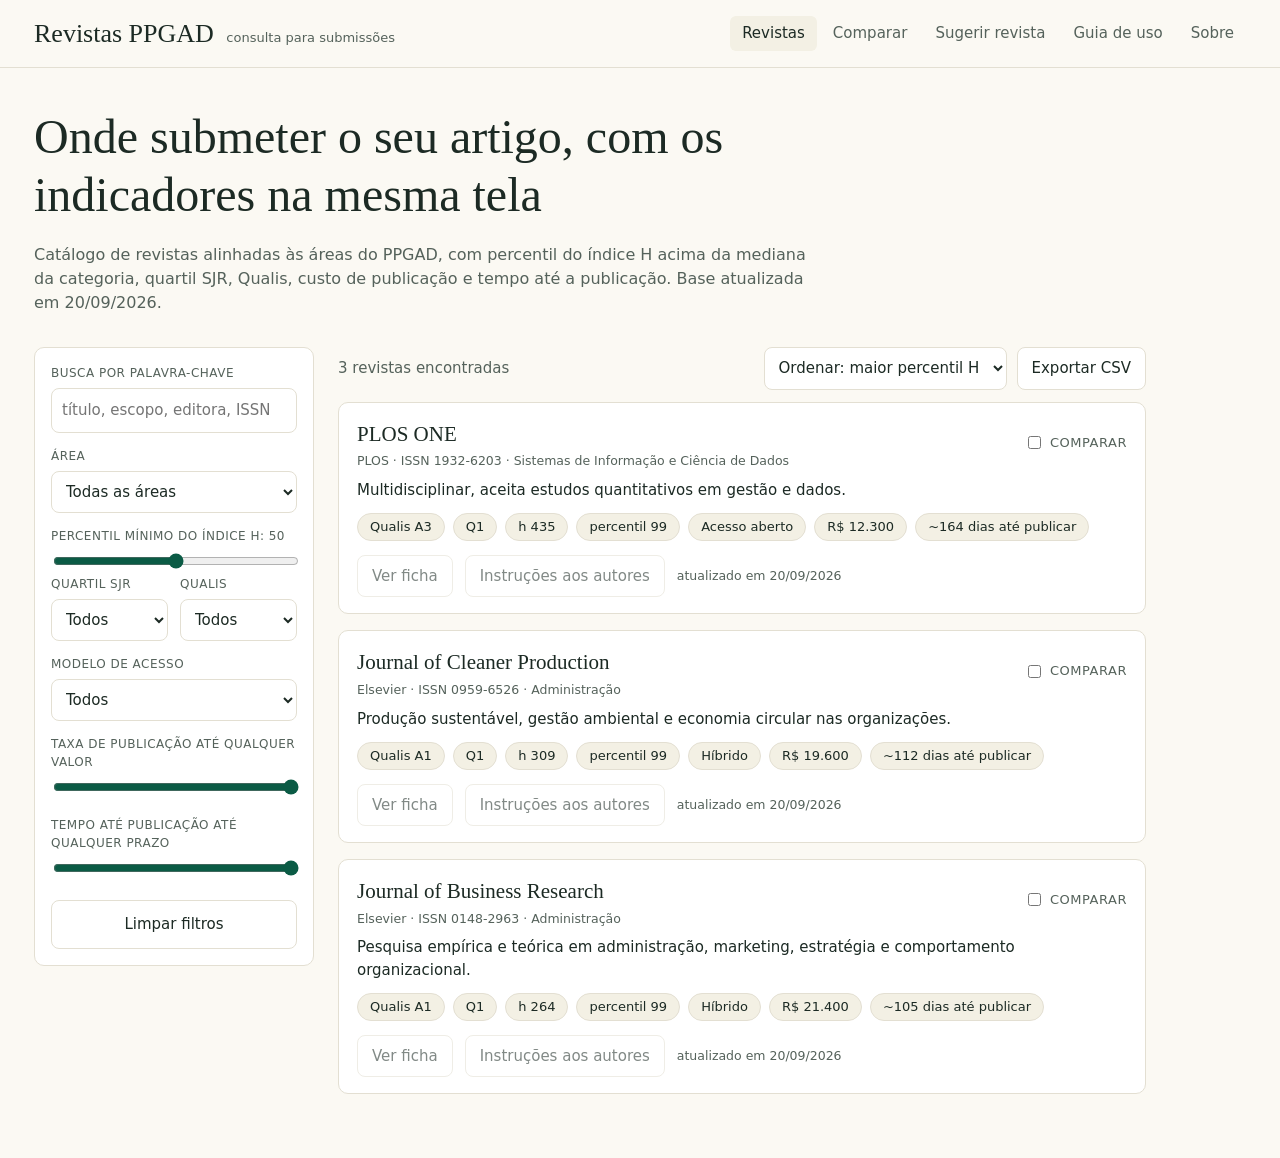
<file: Index.html>
<!DOCTYPE html>
<html lang="pt-BR">
<head>
<meta charset="utf-8">
<meta name="viewport" content="width=device-width, initial-scale=1">
<title>Revistas PPGAD</title>
<style>
:root{--bg:#fbf9f3;--card:#fff;--ink:#1c2a24;--mut:#55625b;--line:#e3dfd2;--g:#0b5b45;--chip:#f3f0e4}
@media (prefers-color-scheme:dark){:root:not([data-theme=light]){--bg:#161a17;--card:#1f2521;--ink:#eef0ea;--mut:#a5afa8;--line:#333b36;--g:#4fb08f;--chip:#2a312d}}
*{box-sizing:border-box}
body{margin:0;background:var(--bg);color:var(--ink);font:15px/1.5 system-ui,-apple-system,"Segoe UI",sans-serif}
h1,h2,.brand{font-family:Georgia,"Times New Roman",serif;font-weight:400}
header{display:flex;align-items:center;justify-content:space-between;flex-wrap:wrap;gap:8px 24px;padding:14px 34px;border-bottom:1px solid var(--line)}
.brand{font-size:26px}.brand small{font:13px system-ui,sans-serif;color:var(--mut);margin-left:6px}
nav{display:flex;gap:4px}
nav a{padding:6px 12px;border-radius:6px;color:var(--mut);text-decoration:none}
nav a.on{background:var(--chip);color:var(--ink)}
main{max-width:1180px;padding:0 34px 48px}
h1{font-size:clamp(30px,5vw,48px);line-height:1.2;margin:40px 0 20px;max-width:760px}
.lead{color:var(--mut);max-width:780px;font-size:16px}
.layout{display:grid;grid-template-columns:280px 1fr;gap:24px;margin-top:32px;align-items:start}
@media(max-width:800px){.layout{grid-template-columns:1fr}header,main{padding-left:16px;padding-right:16px}}
aside{background:var(--card);border:1px solid var(--line);border-radius:10px;padding:16px}
label{display:block;font-size:12px;letter-spacing:.04em;color:var(--mut);margin:14px 0 6px;text-transform:uppercase}
aside label:first-child{margin-top:0}
input[type=text],select{width:100%;padding:10px;border:1px solid var(--line);border-radius:8px;background:var(--card);color:var(--ink);font:inherit}
input[type=range]{width:100%;accent-color:var(--g)}
.two{display:grid;grid-template-columns:1fr 1fr;gap:12px}
button,.btn{font:inherit;font-weight:500;padding:9px 14px;border:1px solid var(--line);border-radius:8px;background:var(--card);color:var(--ink);cursor:pointer;text-decoration:none;display:inline-block}
button:hover,.btn:hover{border-color:var(--g)}
:focus-visible{outline:2px solid var(--g);outline-offset:2px}
aside button{width:100%;margin-top:18px;padding:12px}
.bar{display:flex;justify-content:space-between;align-items:center;flex-wrap:wrap;gap:10px;margin-bottom:12px;color:var(--mut)}
.bar div{display:flex;gap:10px}.bar select{width:auto}
.card{position:relative;background:var(--card);border:1px solid var(--line);border-radius:10px;padding:16px 18px;margin-bottom:16px}
.card h2{font-size:21px;margin:0 0 2px;padding-right:100px}
.meta{font-size:12.5px;color:var(--mut)}
.card p{margin:8px 0 12px}
.cmp{position:absolute;top:16px;right:18px;font-size:13px;color:var(--mut);display:flex;gap:6px;align-items:center}
.chips{display:flex;flex-wrap:wrap;gap:8px;margin-bottom:14px}
.chips span{background:var(--chip);border:1px solid var(--line);border-radius:999px;padding:3px 12px;font-size:13px}
.act{display:flex;align-items:center;gap:12px;flex-wrap:wrap}.act small{color:var(--mut)}
.empty{padding:40px 0;color:var(--mut)}
#comparar{display:none}
table{width:100%;border-collapse:collapse;background:var(--card);border:1px solid var(--line)}
th,td{padding:10px 12px;text-align:left;border-bottom:1px solid var(--line);vertical-align:top}
.scroll{overflow-x:auto}
</style>
</head>
<body>
<header>
  <div class="brand">Revistas PPGAD <small>consulta para submissões</small></div>
  <nav>
    <a href="#" id="nav-rev" class="on">Revistas</a>
    <a href="#comparar" id="nav-cmp">Comparar</a>
    <a href="#">Sugerir revista</a>
    <a href="#">Guia de uso</a>
    <a href="#">Sobre</a>
  </nav>
</header>

<main>
  <h1>Onde submeter o seu artigo, com os indicadores na mesma tela</h1>
  <p class="lead">Catálogo de revistas alinhadas às áreas do PPGAD, com percentil do índice H acima da mediana da categoria, quartil SJR, Qualis, custo de publicação e tempo até a publicação. Base atualizada em <span id="base-data"></span>.</p>

  <div class="layout" id="revistas">
    <aside aria-label="Filtros">
      <label for="q">Busca por palavra-chave</label>
      <input type="text" id="q" placeholder="título, escopo, editora, ISSN">
      <label for="area">Área</label>
      <select id="area"><option value="">Todas as áreas</option></select>
      <label for="perc">Percentil mínimo do índice H: <span id="perc-v">50</span></label>
      <input type="range" id="perc" min="0" max="100" value="50">
      <div class="two">
        <div><label for="sjr">Quartil SJR</label><select id="sjr"><option value="">Todos</option><option>Q1</option><option>Q2</option><option>Q3</option><option>Q4</option></select></div>
        <div><label for="qualis">Qualis</label><select id="qualis"><option value="">Todos</option></select></div>
      </div>
      <label for="acesso">Modelo de acesso</label>
      <select id="acesso"><option value="">Todos</option></select>
      <label for="taxa">Taxa de publicação até <span id="taxa-v"></span></label>
      <input type="range" id="taxa" min="0" step="100">
      <label for="dias">Tempo até publicação até <span id="dias-v"></span></label>
      <input type="range" id="dias" min="0" step="1">
      <button type="button" id="limpar">Limpar filtros</button>
    </aside>

    <section aria-live="polite">
      <div class="bar">
        <span id="count"></span>
        <div>
          <select id="ord" aria-label="Ordenar">
            <option value="h">Ordenar: maior percentil H</option>
            <option value="nome">Ordenar: nome (A–Z)</option>
            <option value="taxa">Ordenar: menor taxa</option>
            <option value="dias">Ordenar: menor prazo</option>
          </select>
          <button type="button" id="csv">Exportar CSV</button>
        </div>
      </div>
      <div id="lista"></div>
    </section>
  </div>

  <section id="comparar">
    <h2 style="font-size:28px;margin:32px 0 12px">Comparar revistas</h2>
    <div class="scroll" id="cmp-tabela"></div>
  </section>
</main>

<script>
// ====== DADOS: edite/adicione revistas aqui ======
// url_ficha e url_instrucoes: coloque o link real de cada revista.
const BASE_ATUALIZADA = "20/09/2026";
const REVISTAS = [
  {id:1, titulo:"Journal of Business Research", editora:"Elsevier", issn:"0148-2963", area:"Administração",
   escopo:"Pesquisa empírica e teórica em administração, marketing, estratégia e comportamento organizacional.",
   qualis:"A1", sjr:"Q1", h:264, percentil:99, acesso:"Híbrido", taxa:21400, dias:105, url_ficha:"", url_instrucoes:"", atualizado:"20/09/2026"},
  {id:2, titulo:"Journal of Cleaner Production", editora:"Elsevier", issn:"0959-6526", area:"Administração",
   escopo:"Produção sustentável, gestão ambiental e economia circular nas organizações.",
   qualis:"A1", sjr:"Q1", h:309, percentil:99, acesso:"Híbrido", taxa:19600, dias:112, url_ficha:"", url_instrucoes:"", atualizado:"20/09/2026"},
  {id:3, titulo:"PLOS ONE", editora:"PLOS", issn:"1932-6203", area:"Sistemas de Informação e Ciência de Dados",
   escopo:"Multidisciplinar, aceita estudos quantitativos em gestão e dados.",
   qualis:"A3", sjr:"Q1", h:435, percentil:99, acesso:"Acesso aberto", taxa:12300, dias:164, url_ficha:"", url_instrucoes:"", atualizado:"20/09/2026"}
];
// =================================================

const $ = id => document.getElementById(id);
const brl = n => "R$ " + n.toLocaleString("pt-BR");
const uniq = k => [...new Set(REVISTAS.map(r => r[k]))].sort();
const maxTaxa = Math.max(...REVISTAS.map(r => r.taxa)), maxDias = Math.max(...REVISTAS.map(r => r.dias));
const sel = new Set();

$("base-data").textContent = BASE_ATUALIZADA;
[["area","area"],["qualis","qualis"],["acesso","acesso"]].forEach(([el,k]) => uniq(k).forEach(v => $(el).add(new Option(v, v))));
$("taxa").max = maxTaxa; $("taxa").value = maxTaxa;
$("dias").max = maxDias; $("dias").value = maxDias;

function filtradas(){
  const q = $("q").value.trim().toLowerCase();
  const r = REVISTAS.filter(x =>
    (!q || [x.titulo,x.escopo,x.editora,x.issn].join(" ").toLowerCase().includes(q)) &&
    (!$("area").value || x.area === $("area").value) &&
    x.percentil >= +$("perc").value &&
    (!$("sjr").value || x.sjr === $("sjr").value) &&
    (!$("qualis").value || x.qualis === $("qualis").value) &&
    (!$("acesso").value || x.acesso === $("acesso").value) &&
    x.taxa <= +$("taxa").value && x.dias <= +$("dias").value);
  const o = $("ord").value;
  return r.sort((a,b) => o==="nome" ? a.titulo.localeCompare(b.titulo) : o==="taxa" ? a.taxa-b.taxa : o==="dias" ? a.dias-b.dias : b.percentil-a.percentil || b.h-a.h);
}

const esc = s => String(s).replace(/[&<>"]/g, c => ({"&":"&amp;","<":"&lt;",">":"&gt;",'"':"&quot;"}[c]));
const link = (u,t) => u ? `<a class="btn" href="${esc(u)}" target="_blank" rel="noopener">${t}</a>` : `<span class="btn" aria-disabled="true" style="opacity:.55;cursor:default">${t}</span>`;

function render(){
  $("perc-v").textContent = $("perc").value;
  $("taxa-v").textContent = +$("taxa").value >= maxTaxa ? "qualquer valor" : brl(+$("taxa").value);
  $("dias-v").textContent = +$("dias").value >= maxDias ? "qualquer prazo" : $("dias").value + " dias";
  const r = filtradas();
  $("count").textContent = r.length + (r.length === 1 ? " revista encontrada" : " revistas encontradas");
  $("lista").innerHTML = r.length ? r.map(x => `
    <article class="card">
      <label class="cmp"><input type="checkbox" data-id="${x.id}" ${sel.has(x.id)?"checked":""}> comparar</label>
      <h2>${esc(x.titulo)}</h2>
      <div class="meta">${esc(x.editora)} · ISSN ${esc(x.issn)} · ${esc(x.area)}</div>
      <p>${esc(x.escopo)}</p>
      <div class="chips"><span>Qualis ${esc(x.qualis)}</span><span>${esc(x.sjr)}</span><span>h ${x.h}</span><span>percentil ${x.percentil}</span><span>${esc(x.acesso)}</span><span>${brl(x.taxa)}</span><span>~${x.dias} dias até publicar</span></div>
      <div class="act">${link(x.url_ficha,"Ver ficha")}${link(x.url_instrucoes,"Instruções aos autores")}<small>atualizado em ${esc(x.atualizado)}</small></div>
    </article>`).join("") : `<p class="empty">Nenhuma revista com esses filtros. Reduza o percentil mínimo ou clique em "Limpar filtros".</p>`;
  renderCmp();
}

function renderCmp(){
  const r = REVISTAS.filter(x => sel.has(x.id));
  $("cmp-tabela").innerHTML = r.length ? `<table><tr><th></th>${r.map(x=>`<th>${esc(x.titulo)}</th>`).join("")}</tr>` +
    [["Editora","editora"],["ISSN","issn"],["Área","area"],["Qualis","qualis"],["Quartil SJR","sjr"],["Índice H","h"],["Percentil H","percentil"],["Acesso","acesso"]]
      .map(([l,k]) => `<tr><th>${l}</th>${r.map(x=>`<td>${esc(x[k])}</td>`).join("")}</tr>`).join("") +
    `<tr><th>Taxa</th>${r.map(x=>`<td>${brl(x.taxa)}</td>`).join("")}</tr><tr><th>Tempo até publicar</th>${r.map(x=>`<td>~${x.dias} dias</td>`).join("")}</tr></table>`
    : `<p class="empty">Marque "comparar" nos cartões da lista para ver as revistas lado a lado.</p>`;
}

function aba(cmp){
  $("revistas").style.display = cmp ? "none" : "";
  $("comparar").style.display = cmp ? "block" : "none";
  $("nav-rev").classList.toggle("on", !cmp); $("nav-cmp").classList.toggle("on", cmp);
}
$("nav-rev").onclick = e => { e.preventDefault(); aba(false); };
$("nav-cmp").onclick = e => { e.preventDefault(); aba(true); };

$("lista").addEventListener("change", e => { const id = +e.target.dataset.id; if(!id) return; e.target.checked ? sel.add(id) : sel.delete(id); renderCmp(); });
["q","area","perc","sjr","qualis","acesso","taxa","dias","ord"].forEach(id => $(id).addEventListener("input", render));
$("limpar").onclick = () => {
  ["q","area","sjr","qualis","acesso"].forEach(id => $(id).value = "");
  $("perc").value = 50; $("taxa").value = maxTaxa; $("dias").value = maxDias; render();
};
$("csv").onclick = () => {
  const cols = ["titulo","editora","issn","area","qualis","sjr","h","percentil","acesso","taxa","dias","atualizado"];
  const linhas = [cols.join(";")].concat(filtradas().map(r => cols.map(c => '"' + String(r[c]).replace(/"/g,'""') + '"').join(";")));
  const a = document.createElement("a");
  a.href = URL.createObjectURL(new Blob(["\ufeff" + linhas.join("\n")], {type:"text/csv;charset=utf-8"}));
  a.download = "revistas-ppgad.csv"; a.click(); URL.revokeObjectURL(a.href);
};
render();
</script>
</body>
</html>
</file>
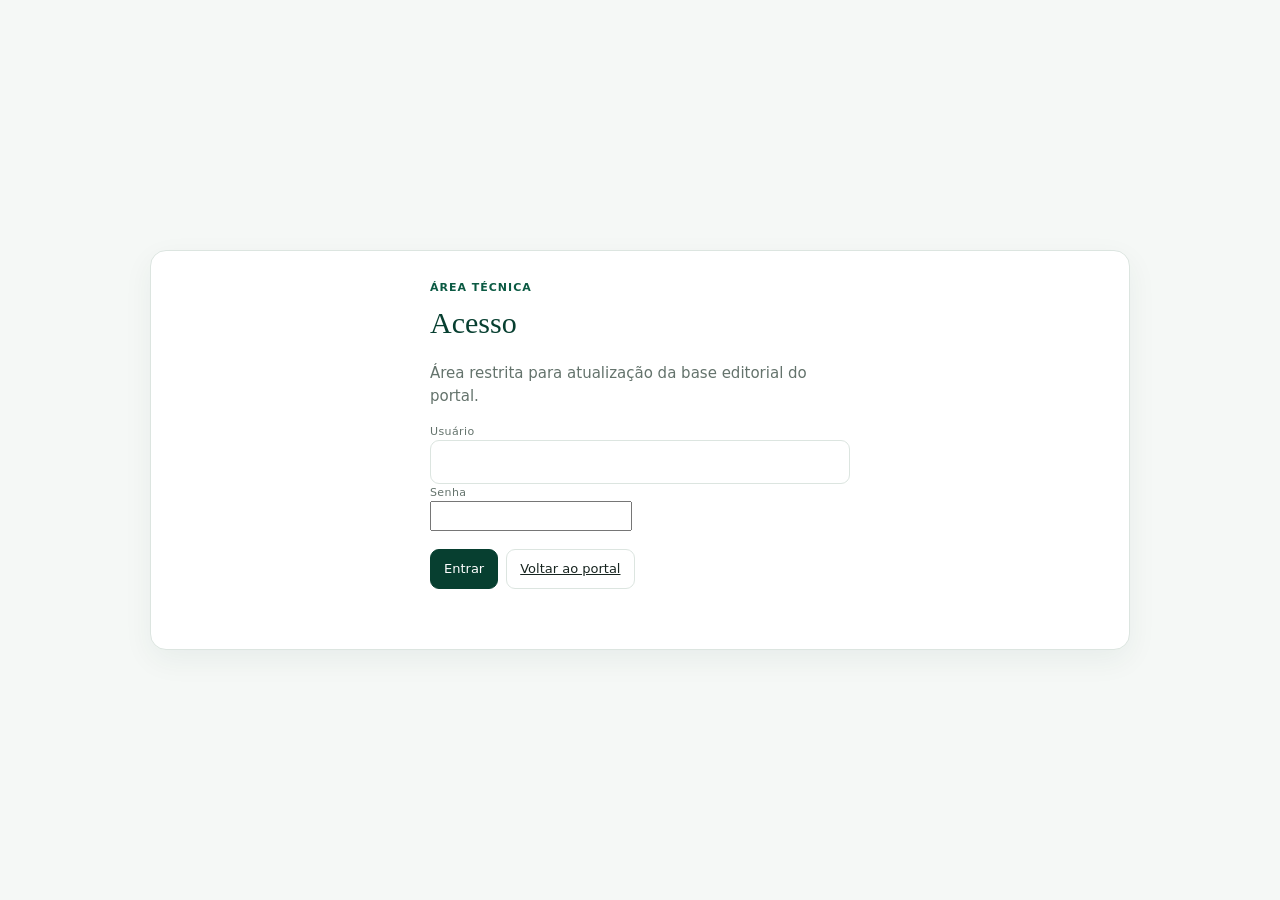
<file: acesso.html>
<!DOCTYPE html>
<html lang="pt-BR">
<head>
<meta charset="utf-8">
<meta name="viewport" content="width=device-width, initial-scale=1">
<title>Área técnica | PPGAD UFT</title>
<link rel="stylesheet" href="assets/css/style.css">
<style>
.access-page{min-height:100vh;display:grid;place-items:center;padding:28px;background:var(--bg)}
.access-card{width:min(980px,100%);background:#fff;border:1px solid var(--line);border-radius:16px;box-shadow:var(--shadow);padding:28px}
.access-login{width:min(420px,100%);margin:0 auto}
.access-card h1{margin:0;color:var(--green);font-size:30px}
.access-card p{color:var(--muted)}
.access-grid{display:grid;grid-template-columns:1fr 1fr;gap:14px}
.access-field{margin:0}
.access-actions{display:flex;gap:8px;flex-wrap:wrap;margin-top:18px}
.access-msg{min-height:22px;font-size:13px;color:#8a3d2e;margin:10px 0 0}
.admin-panel{display:none}
.admin-head{display:flex;justify-content:space-between;align-items:flex-start;gap:15px;margin-bottom:20px}
.admin-head h1{margin:0}
.admin-table-wrap{overflow:auto;border:1px solid var(--line);border-radius:12px}
.admin-table{width:100%;min-width:1250px;border-collapse:collapse}
.admin-table th,.admin-table td{padding:8px;border-bottom:1px solid var(--line);vertical-align:top}
.admin-table input,.admin-table select{min-width:120px;min-height:38px}
.admin-table textarea{min-width:220px;min-height:72px}
.admin-toolbar{display:flex;justify-content:space-between;gap:10px;flex-wrap:wrap;margin:18px 0}
.admin-toolbar .group{display:flex;gap:8px;flex-wrap:wrap}
.admin-note{font-size:12px;background:var(--surface-soft);border:1px solid var(--line);padding:12px;border-radius:10px;margin:15px 0}
.primary-admin{background:var(--green);color:#fff;border-color:var(--green)}
.danger-admin{color:#8a3d2e}
@media(max-width:700px){.access-grid{grid-template-columns:1fr}.access-card{padding:20px}}
</style>
</head>
<body>
<main class="access-page">
  <section class="access-card">
    <div id="login-view" class="access-login">
      <span class="eyebrow">Área técnica</span>
      <h1>Acesso</h1>
      <p>Área restrita para atualização da base editorial do portal.</p>
      <form id="login-form">
        <label class="access-field" for="usuario">Usuário</label>
        <input id="usuario" type="text" autocomplete="username" required>
        <label class="access-field" for="senha">Senha</label>
        <input id="senha" type="password" autocomplete="current-password" required>
        <div class="access-actions"><button class="primary-admin" type="submit">Entrar</button><a class="btn" href="./">Voltar ao portal</a></div>
        <p id="login-msg" class="access-msg"></p>
      </form>
    </div>

    <div id="admin-panel" class="admin-panel">
      <div class="admin-head">
        <div>
          <span class="eyebrow">Área técnica</span>
          <h1>Base editorial</h1>
          <p>Edite os dados abaixo e exporte a base atualizada.</p>
        </div>
        <button id="logout" type="button">Sair</button>
      </div>

      <div class="admin-note">
        <strong>Importante:</strong> esta versão do portal é estática. As alterações feitas aqui ficam no navegador até serem exportadas. Use <strong>Baixar JSON</strong> para gerar a nova base e depois substituir o arquivo <code>assets/data/revistas.json</code> no repositório.
      </div>

      <div class="admin-toolbar">
        <div class="group">
          <button id="add" class="primary-admin" type="button">+ Nova revista</button>
          <button id="save-local" type="button">Salvar no navegador</button>
          <button id="reset" class="danger-admin" type="button">Restaurar base original</button>
        </div>
        <div class="group">
          <button id="json" type="button">Baixar JSON</button>
          <button id="xls" type="button">Baixar Excel (.xls)</button>
          <button id="pdf" type="button">Imprimir / PDF</button>
        </div>
      </div>

      <div class="admin-table-wrap">
        <table class="admin-table">
          <thead><tr>
            <th>Título</th><th>Editora</th><th>ISSN</th><th>Área</th><th>Escopo</th>
            <th>Qualis</th><th>SJR</th><th>H</th><th>Percentil</th><th>Acesso</th>
            <th>Taxa</th><th>Dias</th><th>Ficha</th><th>Instruções</th><th>Atualizado</th><th></th>
          </tr></thead>
          <tbody id="admin-body"></tbody>
        </table>
      </div>
    </div>
  </section>
</main>
<script type="module">
const USER="UFT@1234";
const PASS="UFT";
const DATA_URL="assets/data/revistas.json";
let original=null;
let data=null;

const $=id=>document.getElementById(id);
const esc=v=>String(v??"").replace(/[&<>"]/g,c=>({"&":"&amp;","<":"&lt;",">":"&gt;",'"':"&quot;"}[c]));

async function loadData(){
  const local=localStorage.getItem("ppgad_admin_base");
  if(local){try{data=JSON.parse(local);original=JSON.parse(local);return}catch{}}
  const res=await fetch(DATA_URL,{cache:"no-store"});
  if(!res.ok) throw new Error("Não foi possível carregar a base JSON.");
  data=await res.json();
  original=JSON.parse(JSON.stringify(data));
}

function row(r,i){
 return "<tr>"+
 [["titulo","text"],["editora","text"],["issn","text"],["area","text"],["escopo","textarea"],["qualis","text"],["sjr","text"],["h","number"],["percentil","number"],["acesso","text"],["taxa","number"],["dias","number"],["url_ficha","url"],["url_instrucoes","url"],["atualizado","text"]]
 .map(([k,t])=>"<td><"+(t==="textarea"?"textarea":"input")+" data-i=""+i+"" data-k=""+k+"" type=""+(t==="textarea"?"":t)+"">"+(t==="textarea"?esc(r[k]):"")+"</"+(t==="textarea"?"textarea":"input")+"></td>").join("")+
 "<td><button type="button" class="delete" data-i=""+i+"">Excluir</button></td></tr>";
}

function render(){
 $("admin-body").innerHTML=(data.revistas||[]).map(row).join("");
 document.querySelectorAll("#admin-body input,#admin-body textarea").forEach(el=>{
   const r=data.revistas[+el.dataset.i]; el.value=r[el.dataset.k]??"";
   el.addEventListener("input",()=>{let v=el.value;if(["h","percentil","taxa","dias"].includes(el.dataset.k))v=Number(v)||0;data.revistas[+el.dataset.i][el.dataset.k]=v;});
 });
 document.querySelectorAll(".delete").forEach(b=>b.onclick=()=>{data.revistas.splice(+b.dataset.i,1);render();});
}

function download(name,blob){const a=document.createElement("a");a.href=URL.createObjectURL(blob);a.download=name;a.click();setTimeout(()=>URL.revokeObjectURL(a.href),500)}

$("login-form").onsubmit=async e=>{
 e.preventDefault();
 if($("usuario").value===USER && $("senha").value===PASS){
   sessionStorage.setItem("ppgad_admin_auth","1");
   $("login-view").style.display="none";$("admin-panel").style.display="block";
   try{await loadData();render()}catch(err){$("admin-panel").innerHTML="<p>"+esc(err.message)+"</p>"}
 }else $("login-msg").textContent="Usuário ou senha inválidos.";
};

$("logout").onclick=()=>{sessionStorage.removeItem("ppgad_admin_auth");location.reload()};
$("add").onclick=()=>{data.revistas.push({id:Date.now(),titulo:"Nova revista",editora:"",issn:"",area:"",escopo:"",qualis:"",sjr:"",h:0,percentil:0,acesso:"",taxa:0,dias:0,url_ficha:"",url_instrucoes:"",atualizado:""});render()};
$("save-local").onclick=()=>{localStorage.setItem("ppgad_admin_base",JSON.stringify(data));alert("Base salva neste navegador.")};
$("reset").onclick=()=>{if(confirm("Restaurar a base original e apagar a cópia local?")){localStorage.removeItem("ppgad_admin_base");location.reload()}};
$("json").onclick=()=>download("revistas-ppgad.json",new Blob([JSON.stringify(data,null,2)],{type:"application/json;charset=utf-8"}));
$("xls").onclick=()=>{
 const cols=["titulo","editora","issn","area","escopo","qualis","sjr","h","percentil","acesso","taxa","dias","url_ficha","url_instrucoes","atualizado"];
 const labels=["Título","Editora","ISSN","Área","Escopo","Qualis","SJR","H","Percentil","Acesso","Taxa","Dias","Ficha","Instruções","Atualizado"];
 const rows=data.revistas.map(r=>"<tr>"+cols.map(c=>"<td>"+esc(r[c])+"</td>").join("")+"</tr>").join("");
 const html="<html><head><meta charset='utf-8'><style>table{border-collapse:collapse}th,td{border:1px solid #999;padding:6px}</style></head><body><table><tr>"+labels.map(x=>"<th>"+x+"</th>").join("")+"</tr>"+rows+"</table></body></html>";
 download("base-revistas-ppgad.xls",new Blob([html],{type:"application/vnd.ms-excel"}));
};
$("pdf").onclick=()=>{
 const w=window.open("","_blank");
 if(!w)return;
 w.document.write("<html><head><meta charset='utf-8'><title>Base editorial PPGAD UFT</title><style>body{font:11px Arial;margin:20px}h1{color:#073f30}table{width:100%;border-collapse:collapse}th,td{border:1px solid #bbb;padding:5px;text-align:left}th{background:#e8f0ec}</style></head><body><h1>Base editorial — PPGAD/UFT</h1><p>Base atualizada: "+esc(data.baseAtualizada)+"</p><table><tr><th>Título</th><th>Editora</th><th>ISSN</th><th>Área</th><th>Qualis</th><th>SJR</th><th>H</th><th>Percentil</th><th>Acesso</th><th>Taxa</th><th>Dias</th></tr>"+data.revistas.map(r=>"<tr>"+["titulo","editora","issn","area","qualis","sjr","h","percentil","acesso","taxa","dias"].map(c=>"<td>"+esc(r[c])+"</td>").join("")+"</tr>").join("")+"</table><script>window.onload=()=>window.print()<\/script></body></html>");
 w.document.close();
};
if(sessionStorage.getItem("ppgad_admin_auth")==="1"){
 $("login-view").style.display="none";$("admin-panel").style.display="block";
 loadData().then(render).catch(e=>{$("admin-panel").innerHTML="<p>"+esc(e.message)+"</p>"});
}
</script>
</body>
</html>
</file>
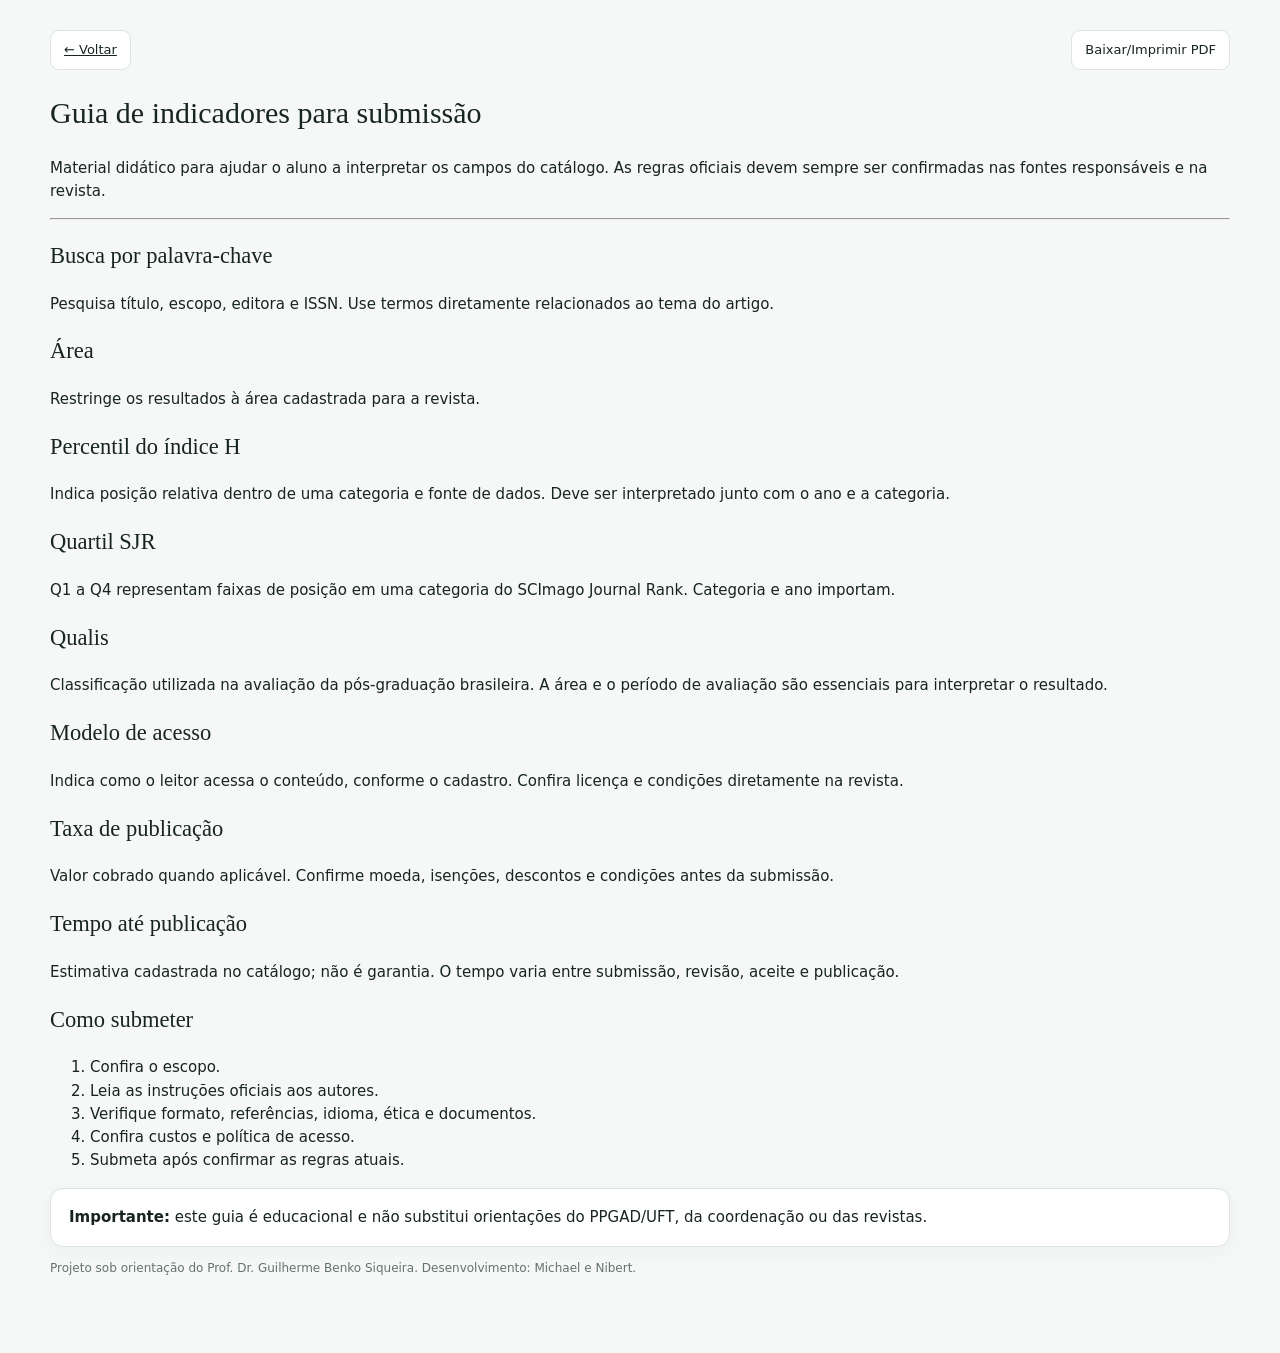
<file: docs/guia.html>
<!doctype html><html lang="pt-BR"><head><meta charset="utf-8"><meta name="viewport" content="width=device-width,initial-scale=1"><title>Guia de indicadores | PPGAD UFT</title><link rel="stylesheet" href="../assets/css/style.css"></head><body><main><div class="bar" style="margin-top:30px"><a class="btn" href="../">← Voltar</a><button class="btn" onclick="window.print()">Baixar/Imprimir PDF</button></div><h1>Guia de indicadores para submissão</h1><p>Material didático para ajudar o aluno a interpretar os campos do catálogo. As regras oficiais devem sempre ser confirmadas nas fontes responsáveis e na revista.</p><hr><h2>Busca por palavra-chave</h2><p>Pesquisa título, escopo, editora e ISSN. Use termos diretamente relacionados ao tema do artigo.</p><h2>Área</h2><p>Restringe os resultados à área cadastrada para a revista.</p><h2>Percentil do índice H</h2><p>Indica posição relativa dentro de uma categoria e fonte de dados. Deve ser interpretado junto com o ano e a categoria.</p><h2>Quartil SJR</h2><p>Q1 a Q4 representam faixas de posição em uma categoria do SCImago Journal Rank. Categoria e ano importam.</p><h2>Qualis</h2><p>Classificação utilizada na avaliação da pós-graduação brasileira. A área e o período de avaliação são essenciais para interpretar o resultado.</p><h2>Modelo de acesso</h2><p>Indica como o leitor acessa o conteúdo, conforme o cadastro. Confira licença e condições diretamente na revista.</p><h2>Taxa de publicação</h2><p>Valor cobrado quando aplicável. Confirme moeda, isenções, descontos e condições antes da submissão.</p><h2>Tempo até publicação</h2><p>Estimativa cadastrada no catálogo; não é garantia. O tempo varia entre submissão, revisão, aceite e publicação.</p><h2>Como submeter</h2><ol><li>Confira o escopo.</li><li>Leia as instruções oficiais aos autores.</li><li>Verifique formato, referências, idioma, ética e documentos.</li><li>Confira custos e política de acesso.</li><li>Submeta após confirmar as regras atuais.</li></ol><div class="card"><strong>Importante:</strong> este guia é educacional e não substitui orientações do PPGAD/UFT, da coordenação ou das revistas.</div><p class="meta">Projeto sob orientação do Prof. Dr. Guilherme Benko Siqueira. Desenvolvimento: Michael e Nibert.</p></main></body></html>
</file>
<file: assets/css/style.css>
:root{
  --bg:#f5f8f6;
  --surface:#ffffff;
  --surface-soft:#f8fbf9;
  --ink:#17241f;
  --muted:#64736c;
  --line:#dce5e0;
  --green:#073f30;
  --green-2:#0b5a43;
  --green-3:#dcece5;
  --shadow:0 10px 30px rgba(7,63,48,.06);
}

*{box-sizing:border-box}
html{scroll-behavior:smooth;scroll-padding-top:76px}
body{
  margin:0;
  background:var(--bg);
  color:var(--ink);
  font:15px/1.55 system-ui,-apple-system,"Segoe UI",Roboto,sans-serif;
}
h1,h2{font-family:Georgia,"Times New Roman",serif;font-weight:400}
a{color:inherit}
button,input,select,textarea{font:inherit}
button,.btn{cursor:pointer}
:focus-visible{outline:3px solid rgba(11,90,67,.2);outline-offset:2px}

/* Cabeçalho discreto */
.site-header{
  position:sticky;
  top:0;
  z-index:50;
  background:rgba(7,63,48,.98);
  border-bottom:1px solid rgba(255,255,255,.1);
}
.header-inner{
  width:min(1180px,calc(100% - 40px));
  min-height:64px;
  margin:0 auto;
  display:flex;
  align-items:center;
  justify-content:space-between;
  gap:24px;
}
.brand-lockup{
  display:flex;
  align-items:center;
  gap:9px;
  color:#fff;
  text-decoration:none;
  min-width:0;
}
.ppgad-logo{
  width:32px;
  height:32px;
  object-fit:cover;
  border-radius:6px;
  opacity:.94;
  flex:none;
}
.brand-text{
  display:flex;
  flex-direction:column;
  line-height:1.08;
}
.brand-text strong{
  font-size:15px;
  font-weight:650;
  letter-spacing:.02em;
}
.brand-text small{
  margin-top:3px;
  font-size:10px;
  color:rgba(255,255,255,.66);
}
.site-header nav{
  display:flex;
  align-items:center;
  gap:2px;
}
.site-header nav a{
  color:rgba(255,255,255,.78);
  text-decoration:none;
  padding:8px 10px;
  border-radius:7px;
  font-size:13px;
}
.site-header nav a:hover,
.site-header nav a.on{
  color:#fff;
  background:rgba(255,255,255,.08);
}

/* Conteúdo */
main{
  width:min(1180px,calc(100% - 40px));
  margin:0 auto;
  padding-bottom:64px;
}
.intro{
  padding:58px 0 42px;
  max-width:820px;
}
.program-kicker{
  display:inline-block;
  color:var(--green-2);
  background:var(--green-3);
  border-radius:999px;
  padding:5px 10px;
  font-size:12px;
  font-weight:650;
  margin-bottom:16px;
}
.intro h1{
  color:var(--green);
  font-size:clamp(34px,5vw,52px);
  line-height:1.1;
  margin:0 0 16px;
  letter-spacing:-.02em;
}
.lead{
  margin:0;
  color:var(--muted);
  font-size:17px;
  max-width:720px;
}
.catalog-section{scroll-margin-top:78px}
.section-heading{
  display:flex;
  align-items:end;
  justify-content:space-between;
  gap:20px;
  margin-bottom:18px;
}
.eyebrow{
  display:block;
  color:var(--green-2);
  font-size:11px;
  font-weight:750;
  letter-spacing:.09em;
  text-transform:uppercase;
  margin-bottom:4px;
}
.section-heading h2,
.suggest-section h2{
  color:var(--green);
  font-size:31px;
  line-height:1.15;
  margin:0;
}
.data-note,.section-help{
  color:var(--muted);
  font-size:12px;
}

/* Catálogo */
.layout{
  display:grid;
  grid-template-columns:270px minmax(0,1fr);
  gap:24px;
  align-items:start;
}
aside{
  background:var(--surface);
  border:1px solid var(--line);
  border-radius:14px;
  padding:18px;
  box-shadow:var(--shadow);
}
.filter-title{
  font-size:13px;
  font-weight:700;
  color:var(--green);
  margin-bottom:16px;
}
label{
  display:block;
  font-size:11px;
  letter-spacing:.035em;
  color:var(--muted);
  margin:14px 0 6px;
}
aside label:first-of-type{margin-top:0}
input[type=text],
input[type=email],
input[type=tel],
select,
textarea{
  width:100%;
  min-height:44px;
  padding:10px 12px;
  border:1px solid var(--line);
  border-radius:9px;
  background:var(--surface);
  color:var(--ink);
  font-size:14px;
}
input[type=range]{
  width:100%;
  accent-color:var(--green-2);
}
.two{
  display:grid;
  grid-template-columns:1fr 1fr;
  gap:10px;
}
button,.btn{
  border:1px solid var(--line);
  border-radius:9px;
  background:var(--surface);
  color:var(--ink);
  padding:9px 13px;
  font-size:13px;
}
button:hover,.btn:hover{border-color:#a9bdb4}
.filter-clear{
  width:100%;
  margin-top:18px;
  color:var(--green);
  background:var(--surface-soft);
}

.bar{
  display:flex;
  justify-content:space-between;
  align-items:center;
  flex-wrap:wrap;
  gap:10px;
  margin-bottom:12px;
  color:var(--muted);
  font-size:13px;
}
.bar-actions{display:flex;gap:8px;flex-wrap:wrap}
.bar select{width:auto;min-height:40px}

.card{
  position:relative;
  background:var(--surface);
  border:1px solid var(--line);
  border-radius:13px;
  padding:17px 18px;
  margin-bottom:12px;
  box-shadow:0 5px 20px rgba(7,63,48,.04);
}
.card h2{
  color:var(--green);
  font-size:20px;
  line-height:1.25;
  margin:0 0 3px;
  padding-right:100px;
}
.meta{font-size:12px;color:var(--muted)}
.card p{margin:8px 0 12px}
.cmp{
  position:absolute;
  top:16px;
  right:17px;
  font-size:12px;
  color:var(--muted);
  display:flex;
  gap:5px;
  align-items:center;
}
.chips{display:flex;flex-wrap:wrap;gap:6px;margin-bottom:13px}
.chips span{
  background:var(--surface-soft);
  border:1px solid var(--line);
  border-radius:999px;
  padding:3px 9px;
  font-size:12px;
}
.act{display:flex;align-items:center;gap:10px;flex-wrap:wrap}
.act small{color:var(--muted)}
.empty{padding:38px 0;color:var(--muted)}

/* Comparação */
.compare-section{
  margin-top:56px;
  scroll-margin-top:78px;
}
#comparar{display:none}
table{
  width:100%;
  border-collapse:collapse;
  background:var(--surface);
  border:1px solid var(--line);
  border-radius:12px;
}
th,td{
  padding:10px 12px;
  text-align:left;
  border-bottom:1px solid var(--line);
  vertical-align:top;
  font-size:13px;
}
.scroll{overflow-x:auto}

/* Formulário — parte da mesma página */
.suggest-section{
  margin-top:58px;
  padding:34px;
  background:var(--surface);
  border:1px solid var(--line);
  border-radius:16px;
  box-shadow:var(--shadow);
  scroll-margin-top:78px;
}
.suggest-header{max-width:720px}
.suggest-section h2{margin-bottom:9px}
.suggest-header p{
  margin:0;
  color:var(--muted);
  font-size:15px;
}
.suggest-form{margin-top:25px}
.suggest-grid{
  display:grid;
  grid-template-columns:1fr 1fr;
  gap:17px 18px;
}
.field-full{grid-column:1 / -1}
.field label{
  margin:0 0 7px;
  color:var(--ink);
  font-size:12px;
  font-weight:650;
  letter-spacing:0;
  text-transform:none;
}
.field label span{color:var(--green-2)}
.suggest-form input,
.suggest-form textarea{
  min-height:50px;
  padding:12px 13px;
  font-size:15px;
  background:#fff;
}
.suggest-form textarea{
  min-height:145px;
  resize:vertical;
}
.suggest-form input::placeholder,
.suggest-form textarea::placeholder{color:#97a29d}
.suggest-actions{
  display:flex;
  justify-content:flex-end;
  margin-top:19px;
}
.suggest-submit{
  min-width:180px;
  min-height:46px;
  background:var(--green);
  color:#fff;
  border-color:var(--green);
  font-weight:650;
}
.suggest-submit:hover{background:var(--green-2);border-color:var(--green-2)}

/* Rodapé */
.site-footer{
  background:var(--green);
  color:rgba(255,255,255,.8);
  border-top:1px solid rgba(255,255,255,.08);
}
.footer-inner{
  width:min(1180px,calc(100% - 40px));
  margin:0 auto;
  padding:34px 0 20px;
}
.footer-brand{
  display:flex;
  align-items:center;
  gap:10px;
  margin-bottom:25px;
}
.footer-logo{
  width:28px;
  height:28px;
  object-fit:cover;
  border-radius:5px;
  opacity:.9;
}
.footer-brand strong{font-size:14px;color:#fff}
.footer-objective{
  max-width:820px;
  padding:0 0 24px;
}
.footer-objective p{
  margin:4px 0 0;
  color:rgba(255,255,255,.68);
  font-size:12px;
  line-height:1.6;
}
.footer-brand p{margin:2px 0 0;font-size:11px;color:rgba(255,255,255,.58)}
.footer-columns{
  display:grid;
  grid-template-columns:1.5fr 1fr .8fr;
  gap:26px;
  padding-bottom:25px;
  border-bottom:1px solid rgba(255,255,255,.12);
}
.footer-columns section{
  display:flex;
  flex-direction:column;
  gap:3px;
}
.footer-label{
  font-size:10px;
  text-transform:uppercase;
  letter-spacing:.08em;
  color:rgba(255,255,255,.5);
  margin-bottom:4px;
}
.footer-columns strong,
.footer-columns a{
  color:#fff;
  text-decoration:none;
  font-size:13px;
  font-weight:600;
}
.footer-columns small{
  color:rgba(255,255,255,.6);
  font-size:11px;
}
.technical-access{
  display:inline-block;
  color:rgba(255,255,255,.7);
  text-decoration:none;
  padding:3px 7px;
  border:1px solid rgba(255,255,255,.2);
  border-radius:5px;
  font-size:10px;
  letter-spacing:.02em;
}
.technical-access:hover{
  color:#fff;
  border-color:rgba(255,255,255,.45);
  background:rgba(255,255,255,.06);
}

.footer-bottom{
  display:flex;
  justify-content:space-between;
  gap:20px;
  padding-top:16px;
  color:rgba(255,255,255,.48);
  font-size:10px;
}

/* Responsivo */
@media(max-width:900px){
  .header-inner{width:min(100% - 28px,1180px)}
  main{width:min(100% - 28px,1180px)}
  .layout{grid-template-columns:1fr}
  aside{order:0}
  .footer-inner{width:min(100% - 28px,1180px)}
}
@media(max-width:700px){
  html{scroll-padding-top:64px}
  .header-inner{
    min-height:58px;
    width:calc(100% - 24px);
    gap:12px;
  }
  .ppgad-logo{width:28px;height:28px}
  .brand-text small{display:none}
  .brand-text strong{font-size:14px}
  .site-header nav{overflow-x:auto;max-width:55%}
  .site-header nav a{font-size:12px;padding:7px 8px;white-space:nowrap}

  main{width:calc(100% - 24px);padding-bottom:45px}
  .intro{padding:38px 0 30px}
  .intro h1{font-size:35px}
  .lead{font-size:15px}
  .program-kicker{font-size:10px}

  .section-heading{align-items:flex-start;flex-direction:column;gap:7px}
  .section-heading h2,.suggest-section h2{font-size:28px}
  .data-note{font-size:11px}

  aside{padding:16px}
  .two{grid-template-columns:1fr 1fr}
  .bar{align-items:flex-start}
  .bar-actions{width:100%}
  .bar-actions select{flex:1;min-width:0}
  .bar-actions button{white-space:nowrap}

  .suggest-section{margin-top:42px;padding:24px 18px;border-radius:14px}
  .suggest-grid{grid-template-columns:1fr;gap:15px}
  .field-full{grid-column:auto}
  .suggest-form input,.suggest-form textarea{font-size:16px;min-height:52px}
  .suggest-form textarea{min-height:150px}
  .suggest-actions{justify-content:stretch}
  .suggest-submit{width:100%}

  .footer-inner{width:calc(100% - 24px);padding-top:28px}
  .footer-columns{grid-template-columns:1fr;gap:18px}
  .footer-bottom{flex-direction:column;gap:6px}
}


/* Ajustes de centralização e responsividade */
html,
body{
  width:100%;
  max-width:100%;
  overflow-x:hidden;
}

.header-inner,
main,
.footer-inner{
  width:min(1180px, calc(100% - 32px));
  margin-left:auto;
  margin-right:auto;
}

.layout,
.layout > *,
.suggest-section,
.suggest-grid,
.field,
.section-heading{
  min-width:0;
}

@media (max-width: 900px){
  .header-inner,
  main,
  .footer-inner{
    width:min(760px, calc(100% - 32px));
  }

  .layout{
    grid-template-columns:1fr;
  }

  aside{
    width:100%;
  }

  .catalog-section,
  .compare-section,
  .suggest-section{
    width:100%;
  }

  .section-heading{
    width:100%;
  }
}

@media (max-width: 700px){
  html{
    scroll-padding-top:112px;
  }

  .site-header{
    position:sticky;
  }

  .header-inner{
    width:calc(100% - 20px);
    min-height:0;
    padding:8px 0 7px;
    flex-direction:column;
    justify-content:center;
    align-items:center;
    gap:6px;
  }

  .brand-lockup{
    justify-content:center;
    width:100%;
  }

  .site-header nav{
    width:100%;
    max-width:none;
    justify-content:center;
    flex-wrap:wrap;
    overflow:visible;
    gap:3px;
  }

  .site-header nav a{
    flex:0 0 auto;
    padding:6px 8px;
    font-size:11px;
  }

  main{
    width:calc(100% - 20px);
    margin-left:auto;
    margin-right:auto;
  }

  .intro{
    width:100%;
    padding:32px 0 28px;
    text-align:left;
  }

  .intro h1{
    max-width:100%;
    font-size:clamp(30px, 9vw, 36px);
  }

  .lead{
    max-width:100%;
  }

  .section-heading{
    align-items:flex-start;
    width:100%;
  }

  .data-note,
  .section-help{
    max-width:100%;
  }

  .layout{
    width:100%;
    gap:18px;
  }

  .card{
    width:100%;
    padding:16px;
  }

  .card h2{
    padding-right:88px;
  }

  .bar{
    width:100%;
  }

  .bar-actions{
    width:100%;
  }

  .bar-actions select,
  .bar-actions button{
    min-width:0;
  }

  .suggest-section{
    width:100%;
    margin-left:auto;
    margin-right:auto;
    padding:22px 16px;
  }

  .suggest-grid{
    width:100%;
    grid-template-columns:1fr;
  }

  .suggest-form input,
  .suggest-form textarea,
  .suggest-submit{
    width:100%;
    max-width:100%;
  }

  .footer-inner{
    width:calc(100% - 20px);
  }

  .footer-bottom{
    overflow-wrap:anywhere;
  }

  .scroll{
    width:100%;
    max-width:100%;
    overflow-x:auto;
    -webkit-overflow-scrolling:touch;
  }
}

@media (max-width: 380px){
  .header-inner,
  main,
  .footer-inner{
    width:calc(100% - 16px);
  }

  .site-header nav a{
    padding:6px 6px;
    font-size:10.5px;
  }

  .intro h1{
    font-size:30px;
  }

  .section-heading h2,
  .suggest-section h2{
    font-size:25px;
  }

  .two{
    grid-template-columns:1fr;
  }
}
</file>
